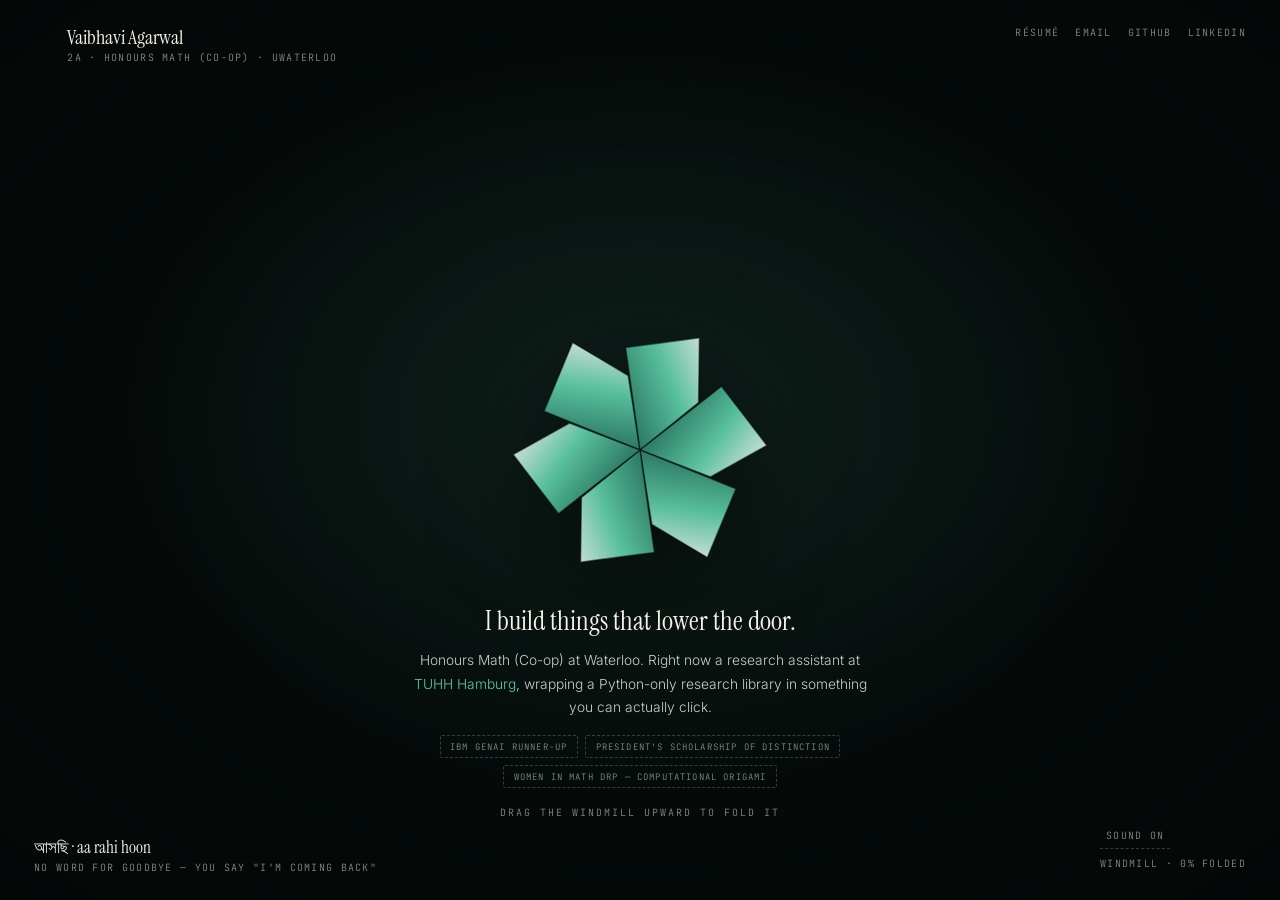
<file: index.html>
<!DOCTYPE html>
<html lang="en">
<head>
<meta charset="UTF-8">
<meta name="viewport" content="width=device-width, initial-scale=1.0">
<title>Vaibhavi Agarwal</title>
<link rel="icon" href="favicon.svg" type="image/svg+xml">
<link rel="stylesheet" href="fold.css">

<meta name="description" content="Vaibhavi Agarwal — honours mathematics (co-op) at the University of Waterloo. Research assistant at TUHH Hamburg.">
<meta property="og:type" content="website">
<meta property="og:url" content="https://vaibhaviagarwal.ca/">
<meta property="og:title" content="Vaibhavi Agarwal">
<meta property="og:description" content="I build things that lower the door. Honours Math (Co-op) at Waterloo, research assistant at TUHH Hamburg.">
<meta property="og:image" content="https://vaibhaviagarwal.ca/og.png">
<meta property="og:image:width" content="1200">
<meta property="og:image:height" content="630">
<meta property="og:image:alt" content="A paper lotus on a dark green ground, beside the name Vaibhavi Agarwal">
<meta name="twitter:card" content="summary_large_image">
</head>
<body data-phase="0">

<div class="glow"></div>

<header class="chrome top">
  <div class="id">
    <button id="home" title="fold it back" aria-label="Fold it back">✻</button>
    <div>
      <b>Vaibhavi Agarwal</b>
      <span>2A · honours math (co-op) · uwaterloo</span>
    </div>
  </div>
  <nav class="elsewhere">
    <a href="resume.pdf" target="_blank" rel="noopener">résumé</a>
    <a href="mailto:v32agarw@uwaterloo.ca">email</a>
    <a href="https://github.com/vaibhaviagarwal" target="_blank" rel="noopener">github</a>
    <a href="https://linkedin.com/in/vaibhavi-agarwal-28b6481b3" target="_blank" rel="noopener">linkedin</a>
  </nav>
</header>

<div id="stage">
  <svg id="sheet" viewBox="-170 -170 340 340" aria-label="A paper windmill that folds into a lotus">
    <defs>
      <linearGradient id="gOut" x1="0" y1="1" x2="0" y2="0">
        <stop offset="0"   stop-color="#2f7f68"/>
        <stop offset=".55" stop-color="#5dcaa5"/>
        <stop offset="1"   stop-color="#cfeadf"/>
      </linearGradient>
      <linearGradient id="gIn" x1="0" y1="1" x2="0" y2="0">
        <stop offset="0"   stop-color="#b4707a"/>
        <stop offset=".6"  stop-color="#e5a8ae"/>
        <stop offset="1"   stop-color="#f7dfdc"/>
      </linearGradient>
      <radialGradient id="gCore">
        <stop offset="0" stop-color="#f6f2e8"/>
        <stop offset="1" stop-color="#e6c58a"/>
      </radialGradient>
    </defs>
    <g id="creases" opacity="0"></g>
    <g id="inner"></g>
    <g id="model"></g>
    <circle id="core" r="0" fill="url(#gCore)"/>
    <g id="labels"></g>
  </svg>

  <figure class="print" id="print" role="button" tabindex="0" aria-label="Open the photograph">
  <img src="vaibhavi.JPG" alt="Vaibhavi Agarwal pointing at the Euclid Ave street sign in Toronto">
  <figcaption>Euclid Ave · Toronto</figcaption>
</figure>

  <p class="taphint" id="taphint">tap the windmill to fold it</p>
</div>

<section id="intro">
  <p class="pitch">I build things that lower the door.</p>
  <p class="line">Honours Math (Co-op) at Waterloo. Right now a research assistant at
    <em>TUHH Hamburg</em>, wrapping a Python-only research library in something you can
    actually click.</p>
  <p class="creds">
    <span>IBM GenAI runner-up</span>
    <span>President's Scholarship of Distinction</span>
    <span>Women in Math DRP — computational origami</span>
  </p>
  <p class="hint" id="hint">drag the windmill upward to fold it</p>
</section>

<nav id="folds" aria-label="Sections"></nav>

<section id="paper" aria-hidden="true">
  <article class="leaf">
    <button class="close" id="paper-close" aria-label="Fold back">fold back ↩</button>
    <p class="kicker" id="paper-kicker"></p>
    <h2 id="paper-title"></h2>
    <div id="paper-body"></div>
  </article>
</section>

<footer class="chrome bottom">
  <div class="aschi">
    <span>আসছি · aa rahi hoon</span>
    no word for goodbye — you say "i'm coming back"
  </div>
  <div class="meta">
    <button id="sound" aria-pressed="true" title="Paper sound">sound on</button>
    <span id="state">windmill</span> · <span id="foldpct">0% folded</span>
  </div>
</footer>

<div class="deck-overlay" id="deck-overlay" hidden>
  <div class="deck-stage" role="dialog" aria-modal="true" aria-labelledby="deck-title">
    <p class="deck-title" id="deck-title"></p>
    <div class="deck" id="deck"></div>
    <div class="deck-bar">
      <button class="deck-nav" id="deck-prev" aria-label="Previous photo">‹</button>
      <span class="deck-count" id="deck-count"></span>
      <button class="deck-nav" id="deck-next" aria-label="Next photo">›</button>
    </div>
    <p class="deck-hint">click the card to shuffle · esc to fold</p>
  </div>
</div>

<script src="fold.js"></script>
</body>
</html>
</file>
<file: fold.css>
@import url('https://fonts.googleapis.com/css2?family=Instrument+Serif:ital@0;1&family=Inter:wght@300;400;500&family=JetBrains+Mono:wght@400;500&display=swap');

:root{
  --ink:#060c0b; --ink-2:#0b1413;
  --cream:#f6f2e8; --cream-2:#c8d1cb; --muted:#7f8d86;
  --teal:#5dcaa5; --blush:#e5a8ae; --gold:#e6c58a;
  --line:rgba(246,242,232,.10); --line-2:rgba(246,242,232,.22);
  /* paper */
  --p-bg:#f6f2e8; --p-ink:#1b1712; --p-body:#3c372d; --p-mute:#8b8170; --p-rule:#d6cdba;
  --serif:'Instrument Serif',Georgia,serif;
  --sans:'Inter',-apple-system,BlinkMacSystemFont,sans-serif;
  --mono:'JetBrains Mono',ui-monospace,Menlo,monospace;
}

*{box-sizing:border-box}
html,body{margin:0;height:100%;background:var(--ink);color:var(--cream);
  font-family:var(--sans);font-weight:300;-webkit-font-smoothing:antialiased;overflow:hidden}
.glow{position:fixed;inset:0;z-index:0;pointer-events:none;
  background:radial-gradient(58% 58% at 50% 46%,rgba(93,202,165,.11),transparent 70%),
             radial-gradient(90% 90% at 50% 50%,transparent 30%,rgba(0,0,0,.55) 100%);
  transition:background .8s ease}
body[data-phase="2"] .glow{background:
  radial-gradient(46% 46% at 24% 50%,rgba(93,202,165,.10),transparent 70%),
  radial-gradient(90% 90% at 50% 50%,transparent 30%,rgba(0,0,0,.6) 100%)}
:focus-visible{outline:2px solid var(--teal);outline-offset:3px;border-radius:2px}
button{font:inherit;background:none;border:0;color:inherit}

/* ---------------- chrome ---------------- */
.chrome{position:fixed;left:0;right:0;z-index:12;display:flex;justify-content:space-between;
  align-items:flex-start;padding:26px 34px;gap:2rem;font-family:var(--mono);font-size:10px;
  letter-spacing:.13em;text-transform:uppercase;color:var(--muted);pointer-events:none}
.chrome.top{top:0}
.chrome.bottom{bottom:0;align-items:flex-end}
.chrome a,.chrome button{pointer-events:auto}
.id{display:flex;gap:11px;align-items:flex-start}
.id b{display:block;font-family:var(--serif);font-weight:400;font-size:20px;letter-spacing:0;
  text-transform:none;color:var(--cream);line-height:1.1}
.id span{display:block;margin-top:3px}
#home{color:var(--teal);font-size:17px;cursor:pointer;line-height:1.2;opacity:0;
  transition:opacity .4s,transform .6s cubic-bezier(.3,0,.2,1)}
body[data-phase="1"] #home,body[data-phase="2"] #home{opacity:.9}
#home:hover{transform:rotate(135deg)}
.elsewhere{display:flex;gap:16px;flex-wrap:wrap;justify-content:flex-end}
.elsewhere a{color:var(--muted);text-decoration:none;border-bottom:1px dashed transparent;padding-bottom:2px}
.elsewhere a:hover{color:var(--teal);border-bottom:1px solid var(--teal)}
.aschi span{display:block;font-family:var(--serif);font-size:17px;color:var(--cream);
  letter-spacing:0;text-transform:none;margin-bottom:3px}
.meta{text-align:right;line-height:2}
#sound{display:block;margin-bottom:5px;font-family:var(--mono);font-size:10px;
  letter-spacing:.13em;text-transform:uppercase;color:var(--muted);cursor:pointer;
  border-bottom:1px dashed var(--line-2);padding-bottom:2px}
#sound:hover{color:var(--teal);border-bottom-color:var(--teal)}
#sound[aria-pressed="false"]{opacity:.45}

/* ---------------- the sheet ---------------- */
#stage{position:fixed;inset:0;z-index:2;display:grid;place-items:center;
  transition:transform 1s cubic-bezier(.32,.02,.2,1)}
body[data-phase="2"] #stage{transform:translateX(max(-27vw,-380px)) scale(.52)}
#sheet{width:min(70vmin,580px);height:min(70vmin,580px);overflow:visible;
  cursor:grab;touch-action:none;filter:drop-shadow(0 26px 46px rgba(0,0,0,.55))}
#sheet.dragging{cursor:grabbing}
.petal{transition:filter .35s ease}
.petal.hot{filter:brightness(1.16) drop-shadow(0 0 16px rgba(93,202,165,.45))}
.pl{font-family:var(--serif);font-size:15.5px;fill:var(--cream);opacity:0;cursor:pointer;
  transition:opacity .55s ease,fill .2s ease;dominant-baseline:middle}
.pl.on{opacity:.94}
.pl:hover{fill:var(--teal)}
.ps{font-family:var(--mono);font-size:6px;letter-spacing:.16em;fill:var(--muted);
  opacity:0;transition:opacity .55s ease;dominant-baseline:middle;cursor:pointer}
.ps.on{opacity:.8}
body[data-phase="2"] .pl,body[data-phase="2"] .ps{opacity:0;pointer-events:none}
#intro{position:fixed;left:50%;bottom:9vh;transform:translateX(-50%);z-index:6;
  width:min(660px,84vw);text-align:center;transition:opacity .35s ease}

/* a photographic print, left on the table beside everything else */
.print{position:fixed;left:34px;bottom:132px;z-index:6;margin:0;width:124px;
  background:#fdfcf8;padding:8px 8px 0;border-radius:1px;transform:rotate(-3.2deg);
  box-shadow:0 16px 30px rgba(0,0,0,.55),0 2px 5px rgba(0,0,0,.4);
  transition:transform .45s cubic-bezier(.2,.8,.3,1),opacity .4s ease}
.print:hover{transform:rotate(-1deg) translateY(-5px)}
/* stays out of sight until the windmill has opened into the lotus.
   it lives inside #stage (for the phone layout), and #stage is transformed
   while a section is open — so it's removed outright there rather than just
   faded, since a transformed ancestor breaks position:fixed. */
body[data-phase="0"] .print{opacity:0;pointer-events:none;
  transform:rotate(-3.2deg) translateY(14px)}
body[data-phase="2"] .print{display:none}
.print{cursor:pointer}
.print:focus-visible{outline:2px solid var(--teal);outline-offset:4px}
.print img{width:100%;aspect-ratio:3/4;object-fit:cover;display:block;border-radius:1px}
.print figcaption{font-family:var(--mono);font-size:.5rem;letter-spacing:.1em;
  text-transform:uppercase;color:#8b8170;text-align:center;padding:.5rem 0 .55rem}

.pitch{font-family:var(--serif);font-size:1.7rem;line-height:1.2;color:var(--cream);margin:0}
.line{font-size:.86rem;line-height:1.7;color:var(--cream-2);margin:.7rem auto 0;max-width:52ch}
.line em{font-style:normal;color:var(--teal)}
.creds{display:flex;flex-wrap:wrap;gap:.45rem;justify-content:center;margin:1rem 0 0}
.creds span{font-family:var(--mono);font-size:.56rem;letter-spacing:.13em;text-transform:uppercase;
  color:var(--muted);border:1px dashed var(--line-2);border-radius:2px;padding:.28rem .6rem}
.hint{font-family:var(--mono);font-size:10px;letter-spacing:.2em;text-transform:uppercase;
  color:var(--muted);margin:1.1rem 0 0;transition:opacity .4s ease}

/* ---------------- phone-only bits ---------------- */
#folds,.taphint{display:none}

/* ---------------- the paper ---------------- */
#paper{position:fixed;top:0;right:max(0px,calc((100vw - 1640px)/2));bottom:0;
  width:min(58vw,720px);z-index:9;
  display:flex;align-items:center;padding:6vh 4vw 6vh 0;
  opacity:0;pointer-events:none;transition:opacity .5s ease}
body[data-phase="2"] #paper{opacity:1;pointer-events:auto}
.leaf{position:relative;width:100%;max-height:82vh;overflow-y:auto;
  background:
    linear-gradient(90deg,rgba(0,0,0,.05) 0 1px,transparent 1px) 50% 0/100% 100% no-repeat,
    linear-gradient(100deg,#efe9dc 0%,var(--p-bg) 22%,var(--p-bg) 78%,#ece5d6 100%);
  color:var(--p-body);border-radius:2px;padding:3rem 3.2rem 2.6rem;
  transform:rotate(-.5deg) scaleY(.9);opacity:0;transform-origin:left center;
  transition:transform .6s cubic-bezier(.2,.85,.3,1),opacity .45s ease;
  box-shadow:0 40px 70px rgba(0,0,0,.5),0 4px 10px rgba(0,0,0,.35);
  scrollbar-width:thin;scrollbar-color:var(--p-rule) transparent}
body[data-phase="2"] .leaf{transform:rotate(-.5deg) scaleY(1);opacity:1}
.leaf::before{content:'';position:absolute;top:0;bottom:0;left:50%;width:1px;
  background:linear-gradient(180deg,transparent,rgba(0,0,0,.07) 12%,rgba(0,0,0,.07) 88%,transparent);
  pointer-events:none}
.leaf::after{content:'';position:absolute;top:0;right:0;width:34px;height:34px;
  background:linear-gradient(225deg,var(--ink) 50%,transparent 50%)}
.close{position:absolute;top:1.4rem;right:1.6rem;font-family:var(--mono);font-size:.6rem;
  letter-spacing:.12em;text-transform:uppercase;color:var(--p-mute);cursor:pointer;z-index:2}
.close:hover{color:var(--p-ink)}
.kicker{font-family:var(--mono);font-size:.58rem;letter-spacing:.2em;text-transform:uppercase;
  color:var(--p-mute);margin:0 0 .5rem}
.leaf h2{font-family:var(--serif);font-weight:400;font-size:2.6rem;line-height:1;
  margin:0 0 1.6rem;color:var(--p-ink)}
.lede{font-size:.9rem;line-height:1.75;color:var(--p-mute);margin:0 0 1.7rem;max-width:54ch}

.item{border-top:1px dashed var(--p-rule);padding:1.3rem 0}
.item:first-of-type{border-top:0;padding-top:0}
.item h3{font-family:var(--serif);font-weight:400;font-size:1.5rem;line-height:1.12;
  margin:0;color:var(--p-ink)}
.meta-l{font-family:var(--mono);font-size:.58rem;letter-spacing:.08em;color:var(--p-mute);
  margin:.4rem 0 .7rem;text-transform:uppercase}
.item p.b{font-size:.87rem;line-height:1.78;margin:0;max-width:58ch}
.item ul{list-style:none;padding:0;margin:0;display:flex;flex-direction:column;gap:.5rem}
.item ul li{font-size:.85rem;line-height:1.7;padding-left:1rem;position:relative;max-width:58ch}
.item ul li::before{content:'';position:absolute;left:0;top:.68em;width:4px;height:4px;
  border-radius:50%;background:var(--p-ink);opacity:.4}
.badge{display:inline-block;font-family:var(--mono);font-size:.54rem;letter-spacing:.1em;
  text-transform:uppercase;color:#8a6a2f;border:1px solid rgba(138,106,47,.4);
  border-radius:2px;padding:.14rem .4rem;margin-left:.55rem;vertical-align:.24em}
.repo{font-family:var(--mono);font-size:.58rem;color:var(--p-mute);text-decoration:none;
  border-bottom:1px dashed var(--p-rule);margin-left:.55rem;text-transform:uppercase;letter-spacing:.08em}
.repo:hover{color:var(--p-ink);border-bottom-style:solid}
.item video{width:100%;margin-top:.9rem;border:1px solid var(--p-rule);border-radius:2px;
  display:block;background:#000}
.artgrid{display:grid;grid-template-columns:repeat(auto-fill,minmax(180px,1fr));gap:1.2rem}
.artgrid figure{margin:0}
.artgrid img{width:100%;border-radius:1px;display:block;
  box-shadow:0 8px 18px rgba(0,0,0,.18);border:5px solid #fff}
.artgrid figcaption{margin-top:.6rem;font-size:.78rem;color:var(--p-body)}
.artgrid figcaption span{display:block;font-family:var(--mono);font-size:.55rem;
  letter-spacing:.1em;text-transform:uppercase;color:var(--p-mute);margin-top:.15rem}

.trips{list-style:none;padding:0;margin:0}
.trips li{display:flex;align-items:baseline;gap:1rem;border-top:1px dashed var(--p-rule);
  padding:.66rem 0;font-size:.9rem}
.trips li:first-child{border-top:0}
.place{flex:1}
.tripbtn{padding:0;cursor:pointer;color:var(--p-body);text-align:left;
  border-bottom:1px dashed transparent}
.tripbtn:hover{color:var(--p-ink);border-bottom:1px solid var(--p-ink)}
.tripn{font-family:var(--mono);font-size:.55rem;color:var(--p-mute);vertical-align:.35em;margin-left:.4rem}
.state,.state.went{font-family:var(--mono);font-size:.55rem;font-weight:500;letter-spacing:.1em;
  text-transform:uppercase;padding:.2rem .5rem;border-radius:2px;white-space:nowrap;
  color:#4a6b5c;background:rgba(74,107,92,.11)}
.state.no{color:var(--p-mute);background:rgba(0,0,0,.05)}
.state.yet{color:#8a6a2f;background:rgba(138,106,47,.11)}

.log{border-top:1px dashed var(--p-rule);padding:1.5rem 0}
.log:first-of-type{border-top:0;padding-top:0}
.log-head{display:flex;align-items:baseline;justify-content:space-between;gap:1rem;
  flex-wrap:wrap;margin-bottom:1rem}
.triphint{font-size:.76rem;color:var(--p-mute);margin:1.1rem 0 0}
.tag{font-family:var(--serif);font-size:1.4rem;letter-spacing:0;text-transform:none;
  color:var(--p-ink);margin:0}
.log-sub{font-family:var(--mono);font-size:.55rem;letter-spacing:.14em;text-transform:uppercase;
  color:var(--p-mute);margin:0}
.pnote{font-size:.76rem;color:var(--p-mute);margin:.9rem 0 0}
#pstats{display:grid;grid-template-columns:repeat(auto-fit,minmax(84px,1fr));gap:.8rem;margin-bottom:.4rem}
#spark{width:100%;height:64px;display:block;margin:.2rem 0 .8rem}
#plog{list-style:none;padding:0;margin:0}
#plog li{display:flex;gap:.9rem;align-items:baseline;border-top:1px dashed var(--p-rule);
  padding:.4rem 0;font-family:var(--mono);font-size:.62rem}
#plog .pd{color:var(--p-mute)}
#plog .pn{flex:1;font-family:var(--sans);font-size:.78rem;color:var(--p-body)}
#plog .pr{color:var(--p-ink)}
.log .receipt{max-width:270px}
.pempty{font-size:.87rem;line-height:1.7;margin:.4rem 0 0;max-width:50ch}
.receipt{width:100%;background:#fffdf6;color:#14100c;font-family:var(--mono);font-size:.6rem;
  line-height:1.55;padding:1rem .95rem .85rem;border-radius:1px;transform:rotate(-1.4deg);
  box-shadow:0 12px 26px rgba(0,0,0,.22)}
.receipt h3{font-family:var(--mono);font-weight:500;font-size:.78rem;letter-spacing:.15em;
  text-align:center;margin:0 0 .1rem;text-transform:uppercase}
.rsub{text-align:center;letter-spacing:.09em;margin:0 0 .8rem;color:#8b8170}
.rrule{border-top:1px dashed #cfc6b4;margin:.55rem 0}
.rrow{display:flex;gap:.5rem;align-items:baseline}
.rrow .i{width:1.4rem;color:#a09684}
.rrow .n{flex:1}.rrow .d{color:#8b8170}
.rrow .a{display:block;color:#8b8170;font-size:.54rem}
.rtot{display:flex;justify-content:space-between;font-weight:500}
.barcode{height:28px;margin:.8rem 0 .35rem;background-image:repeating-linear-gradient(90deg,
  #14100c 0 2px,transparent 2px 4px,#14100c 4px 5px,transparent 5px 9px,#14100c 9px 12px,transparent 12px 14px)}
.rlast,.rfoot{text-align:center;color:#8b8170;margin:0 0 .3rem;font-size:.54rem;letter-spacing:.06em}
.film{border-left:2px solid var(--p-rule);padding-left:1.2rem}
.film h3{font-family:var(--serif);font-weight:400;font-size:1.5rem;margin:0;color:var(--p-ink)}
.filmmeta{font-family:var(--mono);font-size:.58rem;color:var(--p-mute);margin:.35rem 0 .55rem;text-transform:uppercase}
.rating{display:flex;gap:5px;margin:0 0 .8rem}
.rating span{width:8px;height:8px;border-radius:50%;border:1px solid #8a6a2f}
.rating span.on{background:#8a6a2f}
#pstats span{display:block;font-family:var(--mono);font-size:.54rem;letter-spacing:.1em;
  text-transform:uppercase;color:var(--p-mute)}
#pstats b{font-family:var(--serif);font-weight:400;font-size:1.4rem;color:var(--p-ink)}

/* ---------------- deck ---------------- */
.deck-overlay{position:fixed;inset:0;z-index:30;display:flex;align-items:center;justify-content:center;
  padding:1.5rem;background:radial-gradient(circle at 50% 46%,rgba(6,12,11,.6),rgba(3,6,6,.95) 62%);
  backdrop-filter:blur(4px);opacity:0;transition:opacity .25s ease}
.deck-overlay.on{opacity:1}
.deck-overlay[hidden]{display:none}
.deck-stage{display:flex;flex-direction:column;align-items:center;gap:1rem;max-width:100%}
.deck-title{font-family:var(--serif);font-size:1.6rem;margin:0;color:var(--cream)}
.deck{position:relative;width:min(340px,80vw);height:min(440px,64vh);z-index:1}
.pcard{position:absolute;inset:0;margin:0;background:#efe9dc;border-radius:3px;padding:12px;
  display:flex;flex-direction:column;cursor:pointer;box-shadow:0 20px 44px rgba(0,0,0,.6);
  transform-origin:50% 120%;
  transition:transform .45s cubic-bezier(.22,.61,.36,1),opacity .45s ease}
.pcard img{width:100%;flex:1 1 auto;min-height:0;object-fit:cover;border-radius:1px;display:block;
  background:#e3dccd}
.pcard figcaption{font-family:var(--mono);font-size:.56rem;line-height:1.5;color:#5a5346;padding-top:.6rem}
.pcard[data-off="0"]{transform:none;opacity:1}
.pcard[data-off="1"]{transform:translateY(10px) scale(.965) rotate(2.4deg)}
.pcard[data-off="2"]{transform:translateY(20px) scale(.93) rotate(-2.8deg)}
.pcard[data-off="3"]{transform:translateY(30px) scale(.9) rotate(1.6deg);opacity:.85}
.pcard[data-off="4"]{transform:translateY(38px) scale(.87);opacity:0}
.pcard-empty{cursor:default;align-items:center;justify-content:center;padding:2rem;background:#fffdf6}
.pcard-empty p{font-family:var(--mono);font-size:.68rem;line-height:1.8;color:#8b8170;text-align:center;margin:0}
.deck-bar{display:flex;align-items:center;gap:1.2rem;position:relative;z-index:3}
.deck-bar[hidden]{display:none}
.deck-nav{border:1px solid var(--line-2);border-radius:50%;width:32px;height:32px;
  color:var(--cream-2);cursor:pointer}
.deck-nav:hover{color:var(--teal);border-color:var(--teal)}
.deck-count{font-family:var(--mono);font-size:.62rem;color:var(--muted);min-width:3.6rem;text-align:center}
.deck-hint{font-family:var(--mono);font-size:.56rem;letter-spacing:.08em;color:var(--muted);
  margin:0;position:relative;z-index:3}

/* ---------------- responsive ---------------- */

/* short desktops / laptops: give the paper more of the width */
@media (min-width:901px) and (max-width:1200px){
  #paper{width:60vw;padding:5vh 3vw 5vh 0}
  .leaf{padding:2.2rem 2.2rem 2rem}
  .leaf h2{font-size:2.1rem}
  body[data-phase="2"] #stage{transform:translateX(-30vw) scale(.44)}
}
/* short viewports — laptops with browser chrome, landscape tablets */
@media (min-width:901px) and (max-height:760px){
  #sheet{width:min(56vmin,470px);height:min(56vmin,470px)}
  .line{font-size:.82rem}
  .creds{margin-top:.7rem}
  .leaf{max-height:86vh;padding:2rem 2.4rem 1.8rem}
  .leaf h2{font-size:2.1rem;margin-bottom:1.1rem}
  #intro{bottom:5vh}
  .print{width:98px;bottom:112px}
  .pitch{font-size:1.35rem}
  .chrome{padding:18px 26px}
}

/* ---- one column ---- */
@media (pointer:coarse){
  /* the flower is most of a phone screen — swiping it must scroll the page */
  #sheet{touch-action:pan-y}
}

@media (max-width:900px){
  /* ------------------------------------------------------------------
     Phones get a plain scrolling page: the flower becomes a small mark
     beside the name, and the six sections are a list you can read at a
     glance. Desktop is untouched.
     ------------------------------------------------------------------ */
  html,body{height:auto;overflow-x:hidden;overflow-y:auto}
  .glow{position:fixed;background:radial-gradient(70% 40% at 50% 12%,rgba(93,202,165,.10),transparent 70%)}

  /* everything the desktop layout uses as decoration or status */
  .creds,#state,#foldpct,.hint,.pl,.ps,#home,#creases{display:none}

  /* one column, but never wider than a comfortable measure */
  .chrome,#stage,#intro,#folds,.print,#paper{max-width:560px;margin-left:auto;margin-right:auto}

  .chrome{position:static;padding:26px 22px 0;flex-direction:column;
    align-items:flex-start;gap:1.4rem;text-align:left;width:100%}
  /* .chrome.bottom beats plain .chrome on specificity, so it needs saying twice */
  .chrome.bottom{padding:2.2rem 22px 2.4rem;gap:1rem;align-items:flex-start;
    bottom:auto;text-align:left}
  .chrome.bottom .meta{text-align:left}
  .id{gap:0}
  .id b{font-size:22px}
  .elsewhere{justify-content:flex-start;gap:18px}
  .meta,.meta *{text-align:left}
  #sound{margin:0}

  /* flower and photograph share a row as grid columns, so they cannot overlap */
  #stage{position:relative;inset:auto;height:auto;width:100%;
    padding:1.4rem 22px .2rem;transition:none;
    display:grid;grid-template-columns:1fr auto;align-items:center;gap:20px}
  body[data-phase="2"] #stage{transform:none}
  #sheet{width:100%;max-width:150px;height:auto;aspect-ratio:1;justify-self:start;
    filter:drop-shadow(0 8px 18px rgba(0,0,0,.5));touch-action:manipulation}

  /* the one interactive thing on a phone, so it gets an affordance */
  .taphint{display:block;grid-column:1 / -1;font-family:var(--mono);font-size:.54rem;
    letter-spacing:.18em;text-transform:uppercase;color:var(--muted);margin:.4rem 0 0;
    transition:opacity .4s ease}
  body[data-phase="1"] .taphint{opacity:.55}

  #intro{position:static;transform:none;width:auto;text-align:left;padding:0 22px}
  .pitch{font-size:1.6rem}
  .line{font-size:.92rem;line-height:1.65;margin:.8rem 0 0;max-width:none}

  /* the six sections, always visible */
  #folds{display:block;padding:0 22px;margin:1.6rem auto 0;width:100%}
  #folds button{display:flex;width:100%;align-items:baseline;justify-content:space-between;
    gap:1rem;padding:1rem .1rem;border-top:1px dashed var(--line-2);cursor:pointer;
    text-align:left;color:var(--cream)}
  #folds button:last-child{border-bottom:1px dashed var(--line-2)}
  #folds button:active{background:rgba(93,202,165,.07)}
  .fname{font-family:var(--serif);font-size:1.5rem;line-height:1}
  .fsub{font-family:var(--mono);font-size:.55rem;letter-spacing:.16em;
    text-transform:uppercase;color:var(--muted)}

  .print{position:static;width:104px;margin:0;display:block;opacity:1;
    transform:rotate(3deg);justify-self:end}
  body[data-phase="0"] .print,body[data-phase="2"] .print{opacity:1;transform:rotate(3deg);display:block}
  .print:active{transform:rotate(1deg) scale(.97)}
  body[data-phase="0"] .print,body[data-phase="2"] .print{opacity:1;transform:rotate(-3.2deg)}

  #paper{position:static;width:auto;padding:1.6rem 16px 0;display:none;opacity:1;transition:none}
  body[data-phase="2"] #paper{display:block;pointer-events:auto}
  .leaf,body[data-phase="2"] .leaf{transform:none;max-height:none;overflow:visible;
    padding:1.9rem 1.4rem 1.6rem;border-radius:3px;box-shadow:0 16px 34px rgba(0,0,0,.45)}
  .leaf::before{display:none}
  .leaf::after{width:24px;height:24px}
  .leaf h2{font-size:2rem;margin-bottom:1.1rem}
  .close{position:static;display:block;margin:0 0 1.1rem auto;width:max-content}

  .log-head{margin-bottom:.8rem}
  .log .receipt{max-width:100%;transform:none}
  .item p.b,.item ul li,.lede{max-width:none}
  .artgrid{grid-template-columns:repeat(auto-fill,minmax(140px,1fr));gap:.9rem}
  .deck{width:min(300px,78vw);height:min(400px,58vh)}
  .deck-title{font-size:1.35rem}
}

/* small phones */
@media (max-width:420px){
  #sheet{width:74vmin;height:74vmin}
  .pitch{font-size:1.2rem}
  .print{width:102px}
  .leaf{padding:1.6rem 1.15rem 1.4rem}
  .leaf h2{font-size:1.75rem}
  .pl{font-size:22px}
  .ps{font-size:9.5px}
  .trips li{gap:.6rem;font-size:.84rem}
}

/* phones held sideways */
@media (max-width:900px) and (orientation:landscape){
  #sheet{width:min(50vmin,260px);height:min(50vmin,260px)}
  #stage{padding:.8rem 0 0}
  .print{width:88px}
}

@media (prefers-reduced-motion:reduce){
  *{transition-duration:.01ms!important;animation:none!important}
}
</file>
